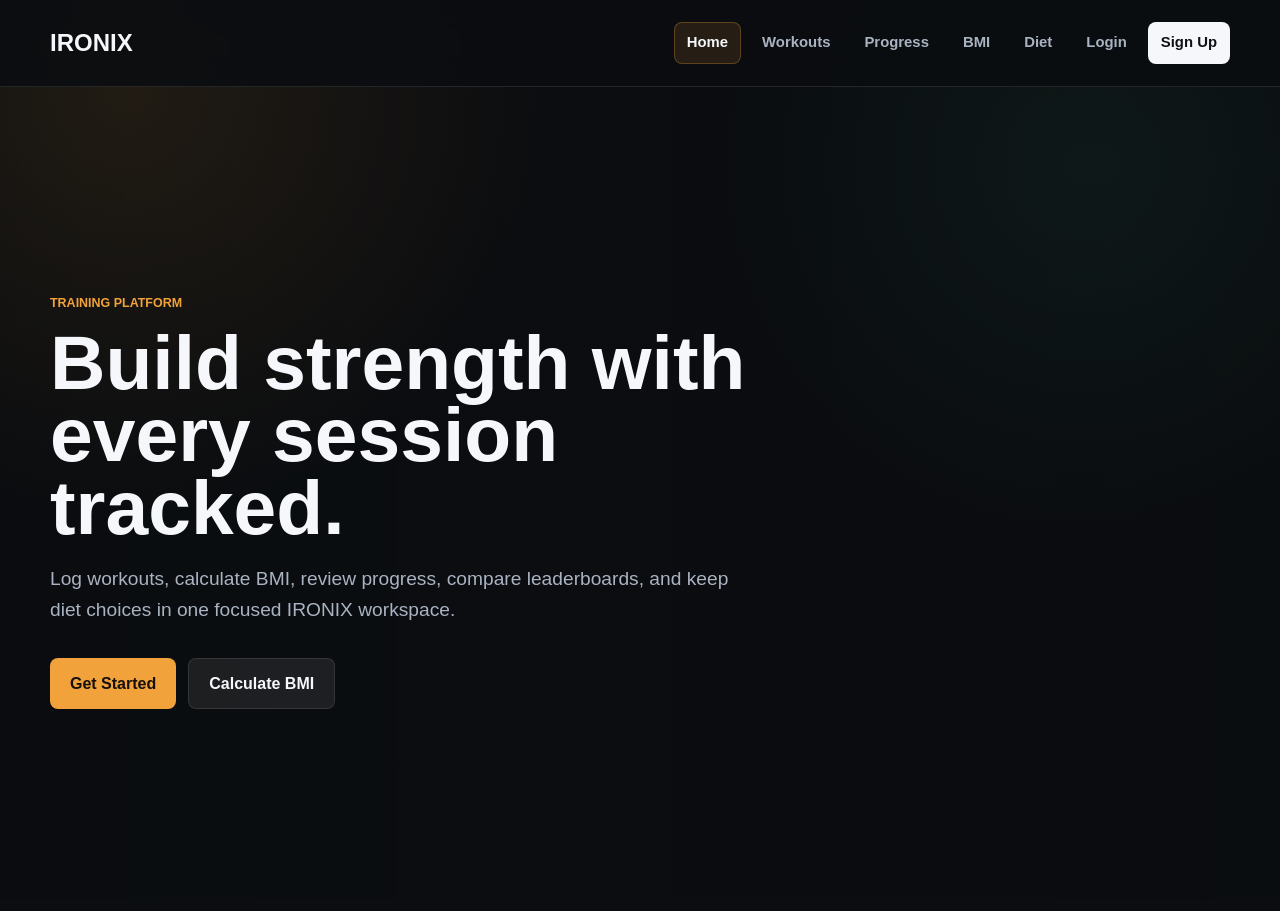
<file: index.html>
<!DOCTYPE html>
<html lang="en">
<head>
  <meta charset="UTF-8">
  <meta name="viewport" content="width=device-width, initial-scale=1.0">
  <title>IRONIX Fitness</title>
  <link rel="stylesheet" href="Css/style.css?v=23">
</head>
<body>
  <header>
    <nav>
      <h1>IRONIX</h1>
      <ul>
        <li><a class="active" href="index.php">Home</a></li>
        <li><a href="workouts.php">Workouts</a></li>
        <li><a href="dashboard.php">Progress</a></li>
        <li><a href="bmi.php">BMI</a></li>
        <li><a href="diet.php">Diet</a></li>
        <li><a href="auth.php">Login</a></li>
        <li><a class="signup-tab" href="auth.php#signup">Sign Up</a></li>
      </ul>
    </nav>
  </header>

  <main class="hero">
    <section class="hero-text">
      <span class="eyebrow">Training Platform</span>
      <h2>Build strength with every session tracked.</h2>
      <p>Log workouts, calculate BMI, review progress, compare leaderboards, and keep diet choices in one focused IRONIX workspace.</p>
      <div class="hero-actions">
        <a class="button-link" href="auth.php#signup">Get Started</a>
        <a class="button-link secondary" href="bmi.php">Calculate BMI</a>
      </div>
    </section>
  </main>
</body>
</html>
</file>
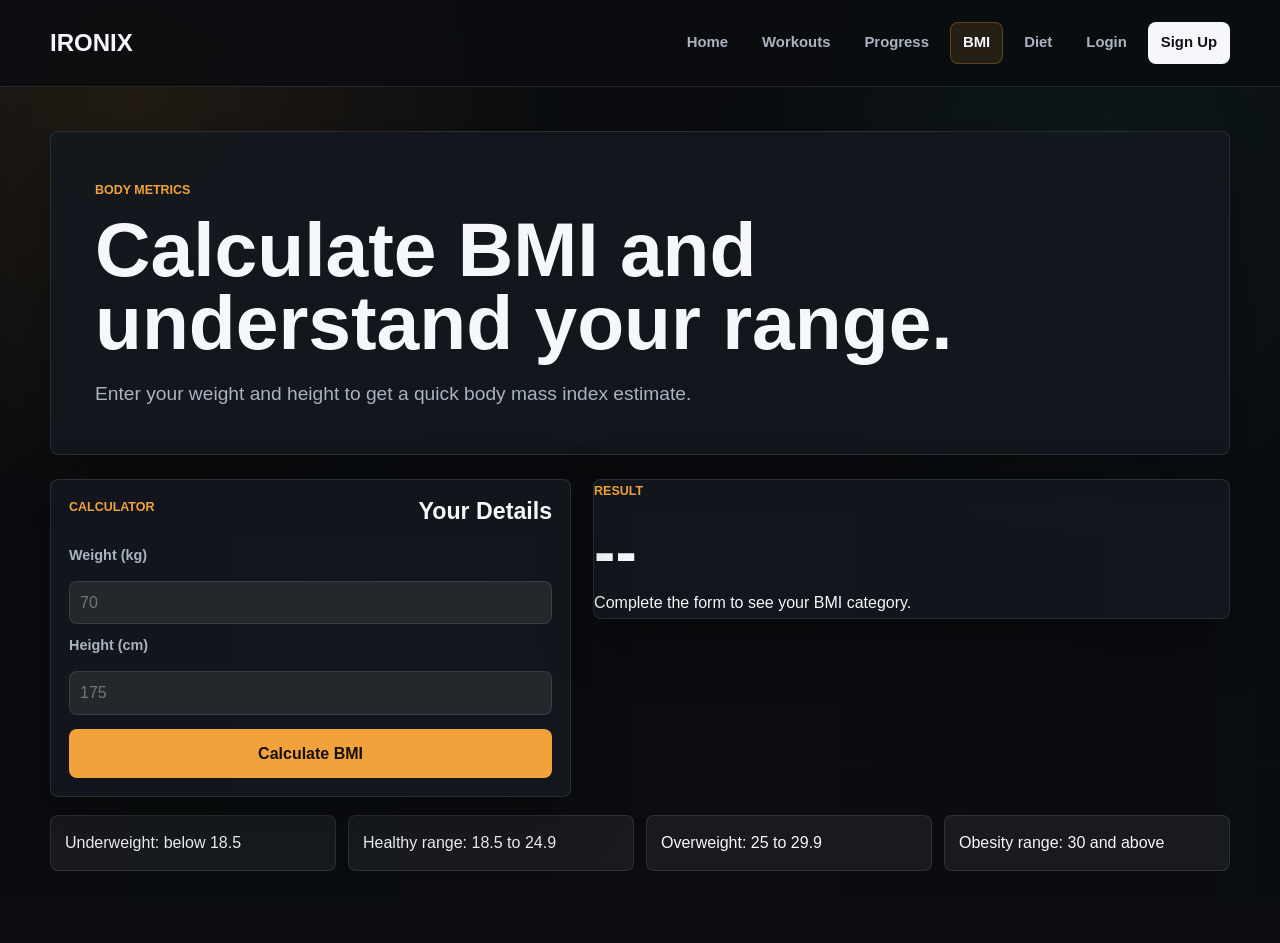
<file: bmi.html>
<!DOCTYPE html>
<html lang="en">
<head>
  <meta charset="UTF-8">
  <meta name="viewport" content="width=device-width, initial-scale=1.0">
  <title>BMI Calculator - IRONIX</title>
  <link rel="stylesheet" href="Css/style.css?v=23">
</head>
<body>
  <header>
    <nav>
      <h1>IRONIX</h1>
      <ul>
        <li><a href="index.php">Home</a></li>
        <li><a href="workouts.php">Workouts</a></li>
        <li><a href="dashboard.php">Progress</a></li>
        <li><a class="active" href="bmi.php">BMI</a></li>
        <li><a href="diet.php">Diet</a></li>
        <li><a href="auth.php">Login</a></li>
        <li><a class="signup-tab" href="auth.php#signup">Sign Up</a></li>
      </ul>
    </nav>
  </header>

  <main class="bmi-page">
    <section class="community-hero">
      <div>
        <span class="eyebrow">Body Metrics</span>
        <h2>Calculate BMI and understand your range.</h2>
        <p>Enter your weight and height to get a quick body mass index estimate.</p>
      </div>
    </section>

    <section class="bmi-layout">
      <form class="panel profile-form" id="bmiForm">
        <div class="panel-title">
          <span class="eyebrow">Calculator</span>
          <h3>Your Details</h3>
        </div>

        <label for="weight">Weight (kg)</label>
        <input id="weight" type="number" min="1" step="0.1" placeholder="70" required>

        <label for="height">Height (cm)</label>
        <input id="height" type="number" min="1" step="0.1" placeholder="175" required>

        <button type="submit">Calculate BMI</button>
      </form>

      <section class="panel bmi-result" id="result" aria-live="polite">
        <span class="eyebrow">Result</span>
        <strong>--</strong>
        <p>Complete the form to see your BMI category.</p>
      </section>
    </section>

    <section class="bmi-scale">
      <span>Underweight: below 18.5</span>
      <span>Healthy range: 18.5 to 24.9</span>
      <span>Overweight: 25 to 29.9</span>
      <span>Obesity range: 30 and above</span>
    </section>
  </main>

  <script>
    document.getElementById("bmiForm").addEventListener("submit", event => {
      event.preventDefault();

      const weight = parseFloat(document.getElementById("weight").value);
      const heightCm = parseFloat(document.getElementById("height").value);
      const result = document.getElementById("result");

      if (!weight || !heightCm) {
        result.innerHTML = '<span class="eyebrow">Result</span><strong>--</strong><p>Please enter valid numbers.</p>';
        return;
      }

      const heightM = heightCm / 100;
      const bmi = weight / (heightM * heightM);
      let category = "Healthy range";

      if (bmi < 18.5) category = "Underweight";
      if (bmi >= 25) category = "Overweight";
      if (bmi >= 30) category = "Obesity range";

      result.innerHTML = `<span class="eyebrow">Result</span><strong>${bmi.toFixed(1)}</strong><p>${category}</p>`;
    });
  </script>
</body>
</html>
</file>
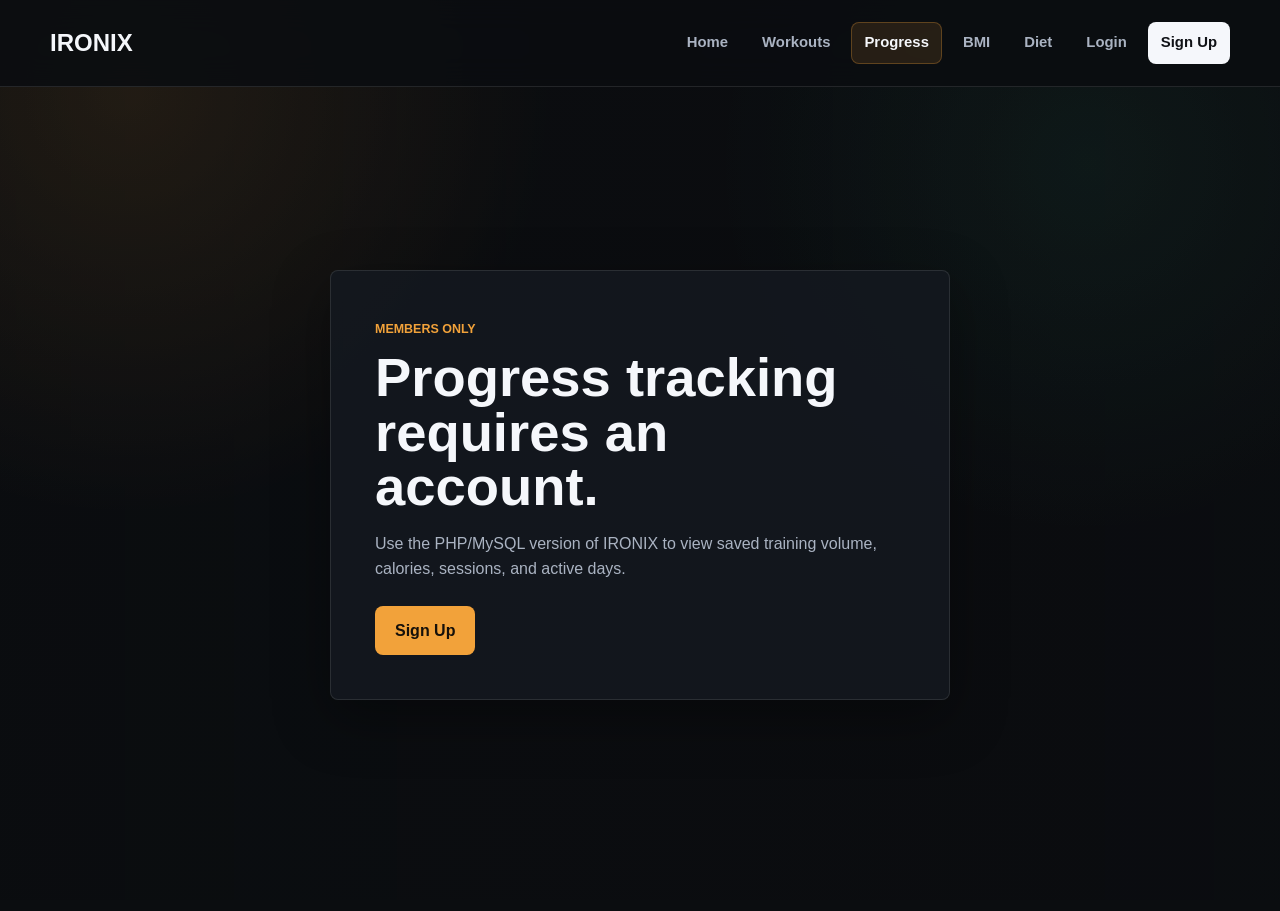
<file: dashboard.html>
<!DOCTYPE html>
<html lang="en">
<head>
  <meta charset="UTF-8">
  <meta name="viewport" content="width=device-width, initial-scale=1.0">
  <title>Progress - IRONIX</title>
  <link rel="stylesheet" href="Css/style.css?v=23">
</head>
<body>
  <header>
    <nav>
      <h1>IRONIX</h1>
      <ul>
        <li><a href="index.php">Home</a></li>
        <li><a href="workouts.php">Workouts</a></li>
        <li><a class="active" href="dashboard.php">Progress</a></li>
        <li><a href="bmi.php">BMI</a></li>
        <li><a href="diet.php">Diet</a></li>
        <li><a href="auth.php">Login</a></li>
        <li><a class="signup-tab" href="auth.php#signup">Sign Up</a></li>
      </ul>
    </nav>
  </header>

  <main class="locked-page">
    <section class="locked-panel">
      <span class="eyebrow">Members Only</span>
      <h2>Progress tracking requires an account.</h2>
      <p>Use the PHP/MySQL version of IRONIX to view saved training volume, calories, sessions, and active days.</p>
      <a class="button-link" href="auth.php#signup">Sign Up</a>
    </section>
  </main>
</body>
</html>
</file>
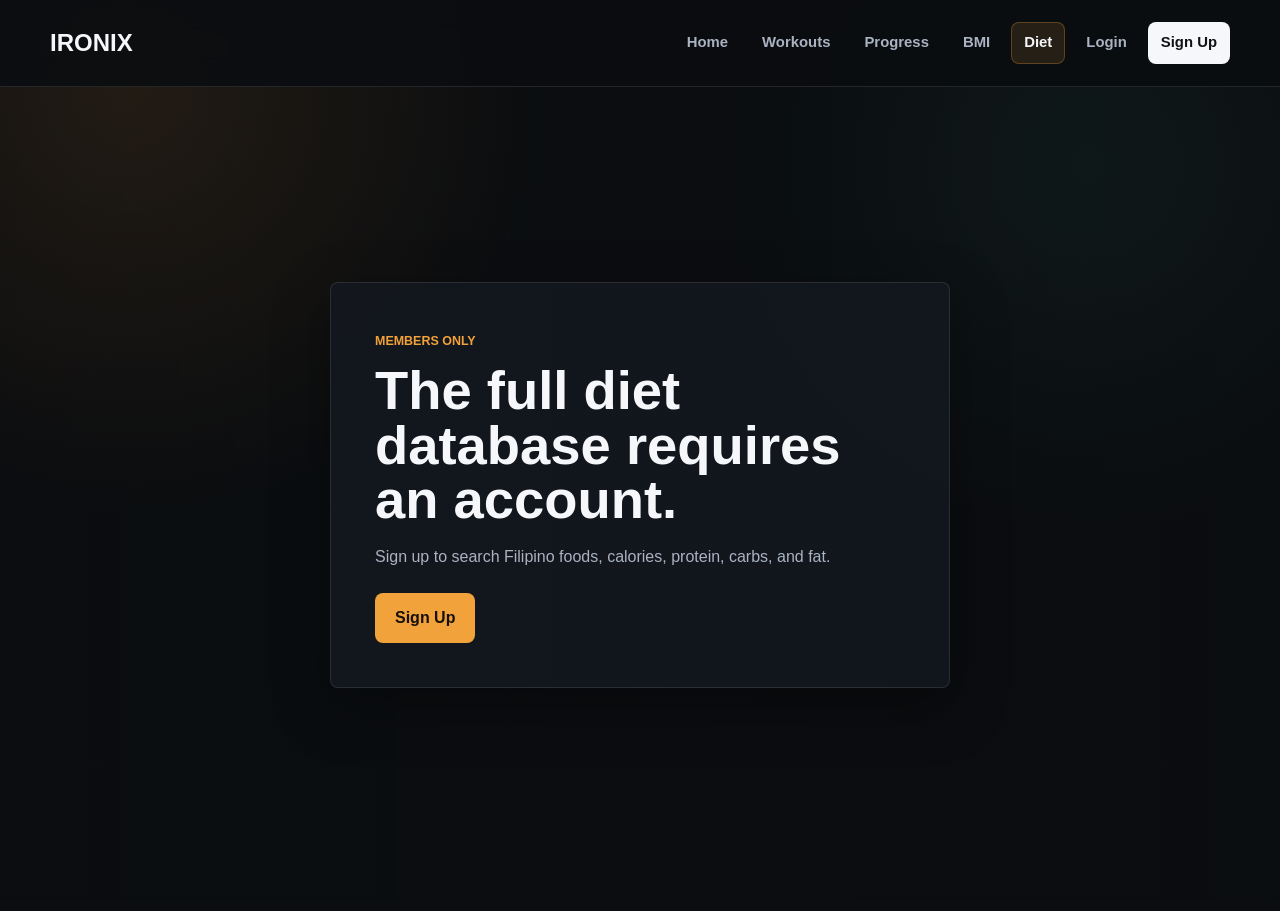
<file: diet.html>
<!DOCTYPE html>
<html lang="en">
<head>
  <meta charset="UTF-8">
  <meta name="viewport" content="width=device-width, initial-scale=1.0">
  <title>Diet - IRONIX</title>
  <link rel="stylesheet" href="Css/style.css?v=23">
</head>
<body>
  <header>
    <nav>
      <h1>IRONIX</h1>
      <ul>
        <li><a href="index.php">Home</a></li>
        <li><a href="workouts.php">Workouts</a></li>
        <li><a href="dashboard.php">Progress</a></li>
        <li><a href="bmi.php">BMI</a></li>
        <li><a class="active" href="diet.php">Diet</a></li>
        <li><a href="auth.php">Login</a></li>
        <li><a class="signup-tab" href="auth.php#signup">Sign Up</a></li>
      </ul>
    </nav>
  </header>

  <main class="locked-page">
    <section class="locked-panel">
      <span class="eyebrow">Members Only</span>
      <h2>The full diet database requires an account.</h2>
      <p>Sign up to search Filipino foods, calories, protein, carbs, and fat.</p>
      <a class="button-link" href="auth.php#signup">Sign Up</a>
    </section>
  </main>
</body>
</html>
</file>
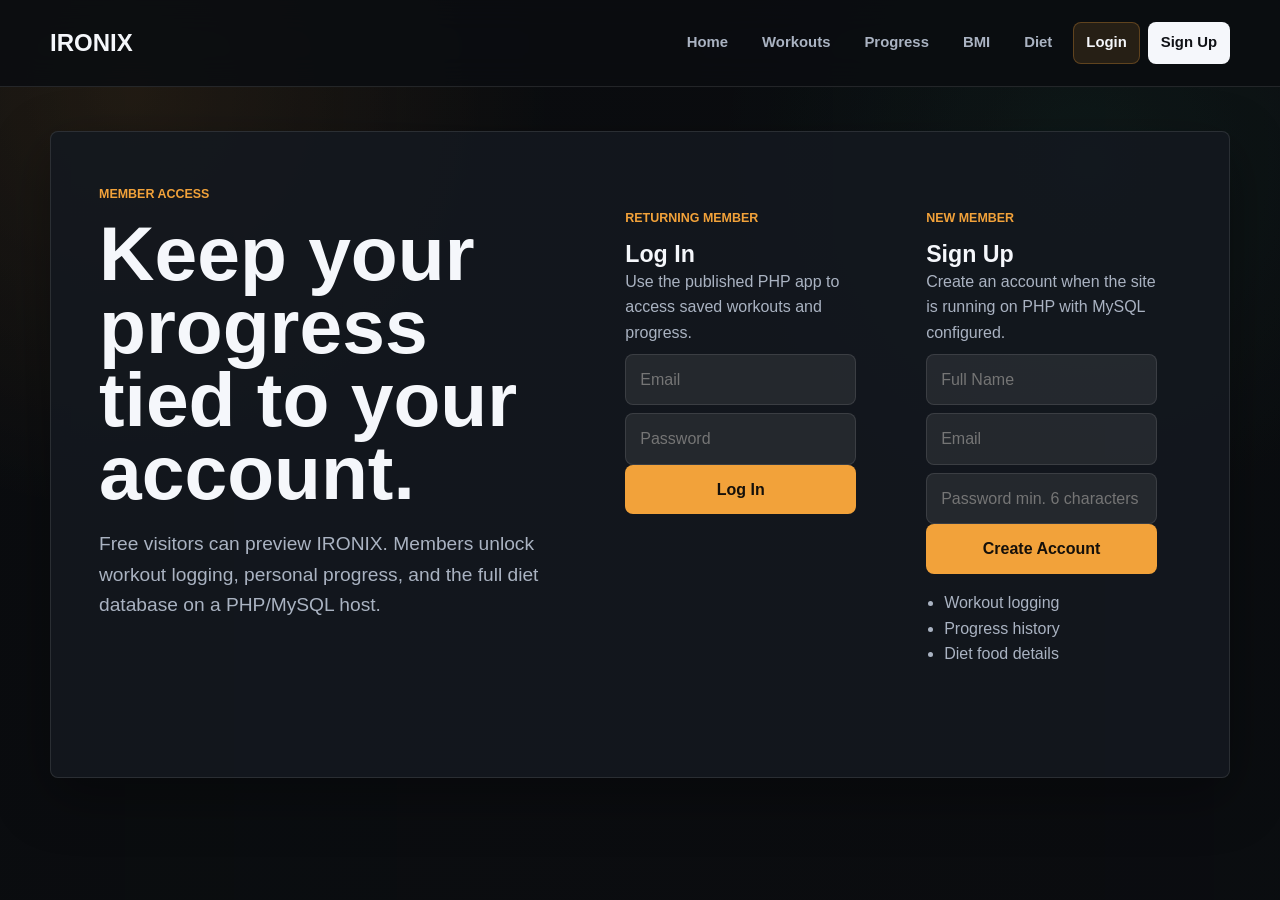
<file: login.html>
<!DOCTYPE html>
<html lang="en">
<head>
  <meta charset="UTF-8">
  <meta name="viewport" content="width=device-width, initial-scale=1.0">
  <title>Login - IRONIX</title>
  <link rel="stylesheet" href="Css/style.css?v=23">
</head>
<body>
  <header>
    <nav>
      <h1>IRONIX</h1>
      <ul>
        <li><a href="index.php">Home</a></li>
        <li><a href="workouts.php">Workouts</a></li>
        <li><a href="dashboard.php">Progress</a></li>
        <li><a href="bmi.php">BMI</a></li>
        <li><a href="diet.php">Diet</a></li>
        <li><a class="active" href="auth.php">Login</a></li>
        <li><a class="signup-tab" href="auth.php#signup">Sign Up</a></li>
      </ul>
    </nav>
  </header>

  <main class="auth-page">
    <section class="auth-panel">
      <div class="auth-copy">
        <span class="eyebrow">Member Access</span>
        <h2>Keep your progress tied to your account.</h2>
        <p>Free visitors can preview IRONIX. Members unlock workout logging, personal progress, and the full diet database on a PHP/MySQL host.</p>
      </div>

      <div class="auth-forms">
        <form id="loginForm" class="login-box auth-box login-auth-box">
          <span class="eyebrow">Returning Member</span>
          <h3>Log In</h3>
          <p class="auth-note">Use the published PHP app to access saved workouts and progress.</p>

          <input id="loginEmail" type="email" placeholder="Email" required>
          <input id="loginPassword" type="password" placeholder="Password" required>
          <button class="login-button" type="submit">Log In</button>
          <p id="loginMessage" aria-live="polite"></p>
        </form>

        <form id="registerForm" class="login-box auth-box signup-auth-box">
          <span id="signup"></span>
          <span class="eyebrow">New Member</span>
          <h3>Sign Up</h3>
          <p class="auth-note">Create an account when the site is running on PHP with MySQL configured.</p>

          <input id="registerName" type="text" placeholder="Full Name" required>
          <input id="registerEmail" type="email" placeholder="Email" required>
          <input id="registerPassword" type="password" placeholder="Password min. 6 characters" required>
          <button class="signup-button" type="submit">Create Account</button>
          <ul class="signup-benefits">
            <li>Workout logging</li>
            <li>Progress history</li>
            <li>Diet food details</li>
          </ul>
          <p id="registerMessage" aria-live="polite"></p>
        </form>
      </div>
    </section>
  </main>

  <script>
    const loginForm = document.getElementById("loginForm");
    const registerForm = document.getElementById("registerForm");

    loginForm.addEventListener("submit", event => {
      event.preventDefault();
      submitAuth("login.php", {
        email: document.getElementById("loginEmail").value,
        password: document.getElementById("loginPassword").value
      }, "loginMessage");
    });

    registerForm.addEventListener("submit", event => {
      event.preventDefault();
      submitAuth("register.php", {
        name: document.getElementById("registerName").value,
        email: document.getElementById("registerEmail").value,
        password: document.getElementById("registerPassword").value
      }, "registerMessage");
    });

    function submitAuth(url, fields, messageId) {
      const body = new URLSearchParams(fields);

      fetch(url, {
        method: "POST",
        headers: {
          "Content-Type": "application/x-www-form-urlencoded"
        },
        body
      })
        .then(response => response.text().then(message => ({ ok: response.ok, message })))
        .then(result => {
          document.getElementById(messageId).textContent = result.message;

          if (result.ok) {
            window.location.href = "workouts.php?onboarding=1";
          }
        })
        .catch(() => {
          document.getElementById(messageId).textContent = "This page needs a PHP/MySQL host for account actions.";
        });
    }
  </script>
</body>
</html>
</file>
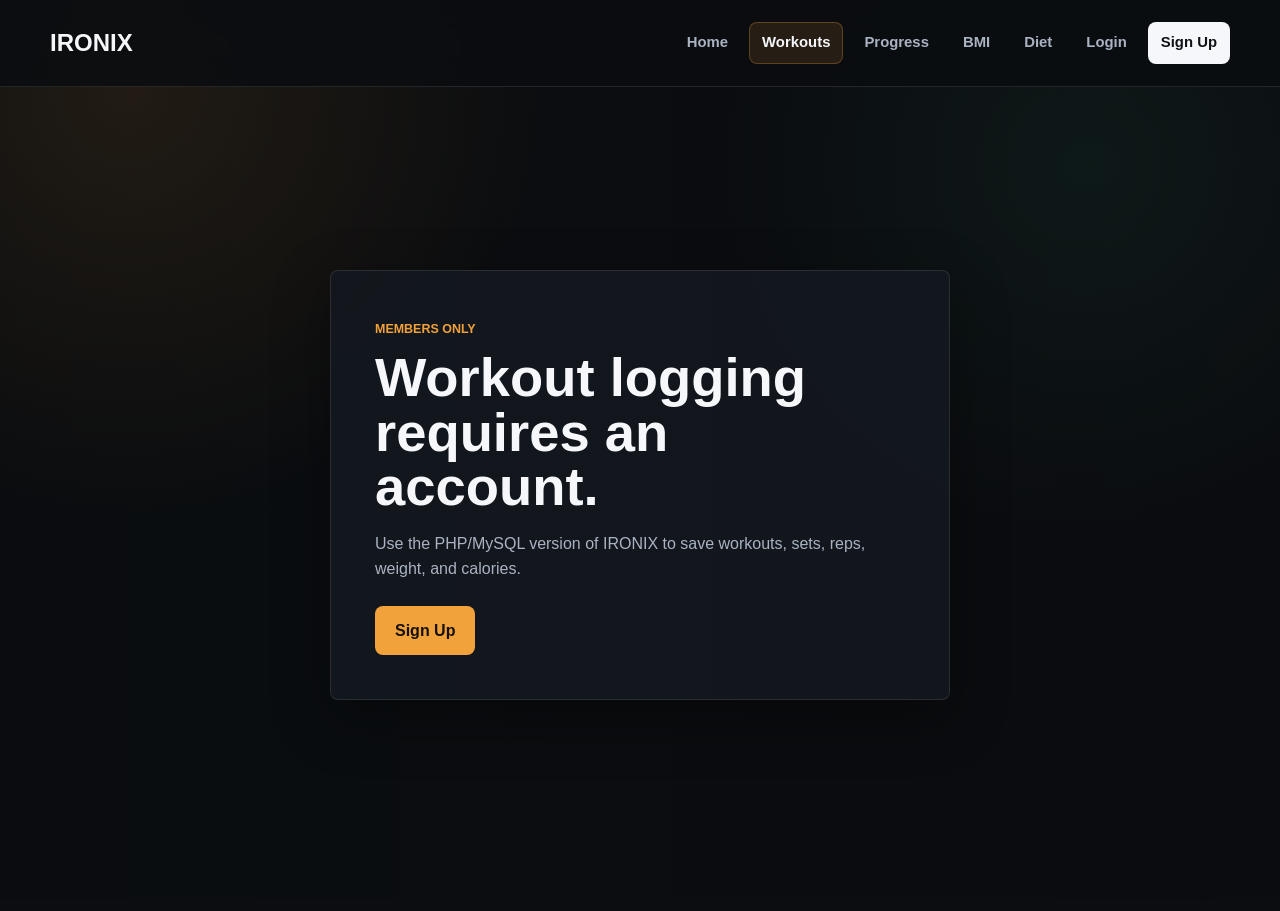
<file: workouts.html>
<!DOCTYPE html>
<html lang="en">
<head>
  <meta charset="UTF-8">
  <meta name="viewport" content="width=device-width, initial-scale=1.0">
  <title>Workouts - IRONIX</title>
  <link rel="stylesheet" href="Css/style.css?v=23">
</head>
<body>
  <header>
    <nav>
      <h1>IRONIX</h1>
      <ul>
        <li><a href="index.php">Home</a></li>
        <li><a class="active" href="workouts.php">Workouts</a></li>
        <li><a href="dashboard.php">Progress</a></li>
        <li><a href="bmi.php">BMI</a></li>
        <li><a href="diet.php">Diet</a></li>
        <li><a href="auth.php">Login</a></li>
        <li><a class="signup-tab" href="auth.php#signup">Sign Up</a></li>
      </ul>
    </nav>
  </header>

  <main class="locked-page">
    <section class="locked-panel">
      <span class="eyebrow">Members Only</span>
      <h2>Workout logging requires an account.</h2>
      <p>Use the PHP/MySQL version of IRONIX to save workouts, sets, reps, weight, and calories.</p>
      <a class="button-link" href="auth.php#signup">Sign Up</a>
    </section>
  </main>
</body>
</html>
</file>
<file: Css/style.css>
:root {
  --bg: #0b0d10;
  --surface: #14181f;
  --surface-2: #1b2029;
  --line: rgba(255, 255, 255, 0.1);
  --text: #f5f7fb;
  --muted: #aab3c2;
  --accent: #f2a23a;
  --accent-2: #3fb98f;
  --danger: #ff6b6b;
  --shadow: 0 18px 55px rgba(0, 0, 0, 0.35);
}

* {
  box-sizing: border-box;
  margin: 0;
  padding: 0;
}

html {
  scroll-behavior: smooth;
}

body {
  min-height: 100vh;
  background:
    radial-gradient(circle at 10% 10%, rgba(242, 162, 58, 0.16), transparent 30%),
    radial-gradient(circle at 85% 18%, rgba(63, 185, 143, 0.1), transparent 28%),
    var(--bg);
  color: var(--text);
  font-family: Inter, "Segoe UI", Arial, sans-serif;
  font-size: 16px;
  line-height: 1.6;
}

body::before {
  content: "";
  position: fixed;
  inset: 0;
  z-index: -2;
  background-image:
    linear-gradient(90deg, rgba(11, 13, 16, 0.94), rgba(11, 13, 16, 0.72)),
    url("https://images.unsplash.com/photo-1534438327276-14e5300c3a48?auto=format&fit=crop&w=1800&q=80");
  background-size: cover;
  background-position: center;
  opacity: 0.42;
}

a {
  color: inherit;
}

img {
  display: block;
  max-width: 100%;
}

button,
input,
select,
textarea {
  font: inherit;
}

button,
.button-link {
  min-height: 46px;
  border: 0;
  border-radius: 8px;
  background: var(--accent);
  color: #15100a;
  cursor: pointer;
  display: inline-flex;
  align-items: center;
  justify-content: center;
  gap: 8px;
  font-weight: 800;
  padding: 12px 20px;
  text-decoration: none;
  transition: transform 160ms ease, background 160ms ease, box-shadow 160ms ease;
}

.secondary-button {
  border: 1px solid var(--line);
  background: rgba(255, 255, 255, 0.08);
  color: var(--text);
}

button.secondary-button:hover {
  background: rgba(255, 255, 255, 0.14);
  box-shadow: none;
}

button:hover,
.button-link:hover {
  background: #ffc05c;
  box-shadow: 0 10px 26px rgba(242, 162, 58, 0.24);
  transform: translateY(-1px);
}

button:focus-visible,
a:focus-visible,
input:focus-visible,
select:focus-visible,
textarea:focus-visible {
  outline: 3px solid rgba(242, 162, 58, 0.45);
  outline-offset: 3px;
}

header {
  position: sticky;
  top: 0;
  z-index: 20;
  border-bottom: 1px solid var(--line);
  background: rgba(11, 13, 16, 0.88);
  backdrop-filter: blur(16px);
}

nav {
  width: min(1180px, calc(100% - 32px));
  min-height: 86px;
  margin: 0 auto;
  display: flex;
  align-items: center;
  justify-content: space-between;
  gap: 28px;
}

.brand-logo {
  align-items: center;
  border: 0;
  display: inline-flex;
  flex: 0 0 auto;
  min-height: 0;
  padding: 0;
}

.brand-logo img {
  display: block;
  height: 64px;
  object-fit: contain;
  width: 188px;
}

.brand-logo:hover,
.brand-logo.active {
  background: transparent;
  border-color: transparent;
  box-shadow: none;
}

nav ul {
  display: flex;
  align-items: center;
  justify-content: flex-end;
  flex-wrap: nowrap;
  gap: 8px;
  list-style: none;
  min-width: 0;
  overflow-x: auto;
  scrollbar-width: thin;
}

nav a {
  min-height: 38px;
  border: 1px solid transparent;
  border-radius: 8px;
  color: var(--muted);
  display: inline-flex;
  align-items: center;
  justify-content: center;
  padding: 8px 12px;
  text-decoration: none;
  font-size: 0.93rem;
  font-weight: 700;
  white-space: nowrap;
  transition: color 160ms ease, background 160ms ease, border-color 160ms ease;
}

nav a:hover,
nav a.active {
  border-color: rgba(242, 162, 58, 0.28);
  background: rgba(242, 162, 58, 0.12);
  color: var(--text);
}

nav a.signup-tab {
  background: var(--text);
  color: #101216;
}

nav a.brand-logo {
  border: 0;
  border-radius: 0;
  min-height: 0;
  padding: 0;
}

nav a.brand-logo:hover,
nav a.brand-logo.active {
  background: transparent;
  border-color: transparent;
  box-shadow: none;
  transform: none;
}

main,
.hero,
.dashboard {
  width: min(1180px, calc(100% - 32px));
  margin: 0 auto;
}

.hero {
  min-height: calc(100vh - 76px);
  display: grid;
  align-items: center;
  padding: 72px 0;
}

.hero-text {
  max-width: 760px;
}

.hero-logo {
  display: none;
  height: auto;
  margin: 0 0 22px;
  max-width: min(420px, 100%);
  width: 100%;
}

.compact-hero {
  min-height: auto;
}

.hero-text h2,
.auth-copy h2,
.community-hero h2,
.diet-hero h2,
.workout-hero-panel h2,
.progress-hero h2,
.profile-hero h2 {
  max-width: 900px;
  font-size: clamp(2.25rem, 6vw, 5.4rem);
  line-height: 0.95;
  letter-spacing: 0;
}

.hero-text p,
.auth-copy p,
.community-hero p,
.diet-hero p,
.workout-hero-panel p,
.progress-hero p,
.profile-hero p {
  max-width: 680px;
  margin-top: 20px;
  color: var(--muted);
  font-size: clamp(1rem, 2vw, 1.2rem);
}

.hero-actions {
  display: flex;
  flex-wrap: wrap;
  gap: 12px;
  margin-top: 32px;
}

.button-link.secondary {
  border: 1px solid var(--line);
  background: rgba(255, 255, 255, 0.08);
  color: var(--text);
}

.eyebrow {
  color: var(--accent);
  display: inline-block;
  font-size: 0.78rem;
  font-weight: 900;
  letter-spacing: 0;
  margin-bottom: 12px;
  text-transform: uppercase;
}

.panel,
.auth-panel,
.workout-hero-panel,
.community-hero,
.diet-hero,
.profile-hero,
.progress-hero,
.locked-panel {
  border: 1px solid var(--line);
  border-radius: 8px;
  background: rgba(20, 24, 31, 0.88);
  box-shadow: var(--shadow);
}

.auth-page,
.community-page,
.leaderboard-page,
.diet-page,
.profile-page,
.workouts-shell,
.locked-page {
  padding: 44px 0 72px;
}

[hidden] {
  display: none !important;
}

.locked-page {
  min-height: calc(100vh - 76px);
  display: grid;
  place-items: center;
}

.locked-panel {
  max-width: 620px;
  padding: clamp(24px, 5vw, 44px);
}

.locked-panel h2 {
  font-size: clamp(2rem, 5vw, 3.4rem);
  line-height: 1;
}

.locked-panel p {
  color: var(--muted);
  margin: 16px 0 24px;
}

.auth-panel {
  display: grid;
  grid-template-columns: minmax(0, 0.9fr) minmax(320px, 1.1fr);
  gap: 28px;
  padding: clamp(24px, 5vw, 48px);
}

.auth-forms,
.profile-layout,
.workouts-layout {
  display: grid;
  grid-template-columns: repeat(2, minmax(0, 1fr));
  gap: 22px;
}

.auth-box,
.profile-form,
.workout-entry-panel,
.workout-summary,
.workout-list-panel,
.progress-recent,
.leaderboard-panel,
.food-detail-panel {
  padding: 24px;
}

.profile-layout {
  grid-template-columns: minmax(280px, 0.72fr) minmax(0, 1.28fr);
  align-items: start;
}

.profile-form {
  gap: 8px;
  padding: 18px;
  position: sticky;
  top: 92px;
}

.profile-form .panel-title {
  margin-bottom: 4px;
}

.profile-form label {
  margin: 0;
}

.profile-form input,
.profile-form select,
.profile-form textarea {
  margin-top: 4px;
  min-height: 38px;
  padding: 8px 10px;
}

.profile-form textarea {
  min-height: 76px;
  resize: vertical;
}

.profile-compact-grid {
  display: grid;
  grid-template-columns: repeat(2, minmax(0, 1fr));
  gap: 8px;
}

.profile-form button {
  margin-top: 4px;
}

.avatar-picker {
  display: grid;
  gap: 8px;
}

.avatar-picker > span,
.profile-form-note {
  color: var(--muted);
  font-size: 0.82rem;
  font-weight: 800;
}

.avatar-choice-grid {
  display: grid;
  grid-template-columns: repeat(2, minmax(0, 1fr));
  gap: 8px;
}

.avatar-choice {
  border: 1px solid var(--line);
  border-radius: 8px;
  background: rgba(255, 255, 255, 0.05);
  cursor: pointer;
  display: grid;
  gap: 6px;
  min-height: 112px;
  padding: 8px;
  place-items: center;
  text-align: center;
}

.avatar-choice input {
  position: absolute;
  opacity: 0;
  pointer-events: none;
}

.avatar-choice img,
.avatar-choice-custom span {
  width: 54px;
  height: 54px;
  border: 1px solid rgba(242, 162, 58, 0.22);
  border-radius: 50%;
  background: rgba(255, 255, 255, 0.08);
  object-fit: cover;
}

.avatar-choice-custom span {
  color: var(--accent);
  display: grid;
  font-size: 0.76rem;
  font-weight: 900;
  place-items: center;
  text-transform: uppercase;
}

.avatar-choice strong {
  font-size: 0.82rem;
  line-height: 1.15;
}

.avatar-choice:has(input:checked) {
  border-color: rgba(242, 162, 58, 0.58);
  background: rgba(242, 162, 58, 0.14);
}

.meal-planner {
  margin-top: 24px;
  padding: 24px;
}

.meal-day-tabs {
  display: grid;
  grid-template-columns: repeat(7, minmax(0, 1fr));
  gap: 8px;
  margin-bottom: 16px;
}

.meal-day-tabs button {
  border: 1px solid var(--line);
  border-radius: 8px;
  background: rgba(255, 255, 255, 0.06);
  color: var(--text);
  display: grid;
  gap: 2px;
  min-height: 58px;
  padding: 8px;
}

.meal-day-tabs button.active {
  border-color: rgba(242, 162, 58, 0.48);
  background: rgba(242, 162, 58, 0.16);
}

.meal-day-tabs button.is-today {
  box-shadow: inset 0 0 0 1px rgba(217, 165, 41, 0.42);
}

.meal-day-tabs button.is-meal-done {
  border-color: rgba(63, 185, 143, 0.34);
  background: rgba(63, 185, 143, 0.1);
}

.meal-day-tabs span {
  font-size: 0.82rem;
  font-weight: 800;
}

.meal-day-tabs strong {
  color: var(--accent-2);
}

.meal-day-panel {
  display: grid;
  gap: 16px;
}

.meal-planner-layout {
  display: grid;
  grid-template-columns: minmax(0, 1fr) minmax(260px, 0.35fr);
  gap: 18px;
  align-items: start;
}

.meal-monitor-panel {
  border: 1px solid var(--line);
  border-radius: 8px;
  background: rgba(255, 255, 255, 0.05);
  display: grid;
  gap: 16px;
  padding: 16px;
  position: sticky;
  top: 92px;
}

.meal-monitor-panel h4 {
  font-size: 1.2rem;
  line-height: 1.2;
}

.meal-day-head {
  display: flex;
  align-items: flex-start;
  flex-wrap: wrap;
  justify-content: space-between;
  gap: 14px;
}

.meal-day-head h4 {
  font-size: 1.35rem;
  line-height: 1.2;
}

.meal-day-actions {
  align-items: center;
  display: flex;
  flex-wrap: wrap;
  gap: 8px;
  justify-content: flex-end;
}

.meal-day-actions button {
  width: auto;
}

.meal-date-panel {
  margin-bottom: 0;
}

.meal-day-totals {
  display: flex;
  flex-wrap: wrap;
  gap: 8px;
  justify-content: flex-start;
}

.meal-day-totals span,
.meal-item-macros span {
  border: 1px solid var(--line);
  border-radius: 999px;
  color: var(--muted);
  font-size: 0.84rem;
  font-weight: 800;
  padding: 6px 9px;
}

.meal-slot-grid {
  display: grid;
  grid-template-columns: repeat(auto-fit, minmax(min(100%, 280px), 1fr));
  gap: 12px;
}

.meal-slot,
.meal-add-panel {
  border: 1px solid var(--line);
  border-radius: 8px;
  background: rgba(255, 255, 255, 0.05);
  display: grid;
  gap: 12px;
  padding: 14px;
}

.meal-slot-head {
  align-items: center;
  display: flex;
  justify-content: space-between;
  gap: 10px;
}

.meal-slot h5,
.meal-add-panel h4 {
  font-size: 1.08rem;
  line-height: 1.2;
}

.meal-slot-head span,
.meal-slot p,
.meal-item span {
  color: var(--muted);
}

.meal-list {
  display: grid;
  gap: 10px;
}

.meal-item {
  border: 1px solid rgba(255, 255, 255, 0.1);
  border-radius: 8px;
  display: grid;
  gap: 10px;
  padding: 12px;
}

.meal-item strong {
  display: block;
  overflow-wrap: anywhere;
}

.meal-item-macros {
  display: flex;
  flex-wrap: wrap;
  gap: 6px;
}

.meal-add-grid {
  display: grid;
  grid-template-columns: repeat(2, minmax(0, 1fr));
  gap: 12px;
}

.meal-add-panel select,
.meal-add-panel input {
  margin-top: 6px;
}

.meal-suggestion-list {
  display: flex;
  flex-wrap: wrap;
  gap: 8px;
}

.meal-suggestion-list button {
  border: 1px solid var(--line);
  border-radius: 999px;
  background: rgba(255, 255, 255, 0.06);
  color: var(--text);
  min-height: 34px;
  padding: 7px 10px;
  width: auto;
}

.meal-suggestion-list button:hover {
  border-color: rgba(242, 162, 58, 0.45);
  background: rgba(242, 162, 58, 0.16);
}

.meal-monitor-block {
  display: grid;
  gap: 10px;
}

.meal-result-grid {
  display: grid;
  gap: 10px;
}

.meal-result-grid > div {
  border: 1px solid var(--line);
  border-radius: 8px;
  background: rgba(255, 255, 255, 0.05);
  display: grid;
  gap: 2px;
  padding: 10px;
}

.meal-result-grid span,
.meal-result-note {
  color: var(--muted);
  font-size: 0.86rem;
}

.meal-result-grid strong {
  font-size: 1rem;
  line-height: 1.2;
}

.meal-result-grid p {
  color: var(--muted);
  margin: 0;
}

.coach-grid {
  display: grid;
  grid-template-columns: minmax(0, 0.85fr) minmax(0, 1.15fr);
  gap: 18px;
}

.body-goal-panel {
  display: grid;
  gap: 14px;
  padding: 22px;
}

.body-goal-grid {
  display: grid;
  grid-template-columns: repeat(4, minmax(0, 1fr));
  gap: 12px;
}

.body-goal-grid article {
  border: 1px solid var(--line);
  border-radius: 8px;
  background: rgba(255, 255, 255, 0.06);
  display: grid;
  gap: 4px;
  padding: 14px;
}

.body-goal-grid span {
  color: var(--muted);
  font-size: 0.82rem;
  font-weight: 800;
}

.body-goal-grid strong {
  font-size: 1.18rem;
  line-height: 1.2;
}

.coach-panel,
.rest-timer-panel {
  display: grid;
  gap: 14px;
  padding: 18px;
}

.coach-score {
  align-items: center;
  display: flex;
  gap: 12px;
}

.coach-score strong,
.rest-timer-panel strong {
  color: var(--accent-2);
  font-size: 2rem;
  line-height: 1;
}

.coach-score span,
.coach-advice,
.rest-timer-panel p,
.meal-prep-list span,
.meal-prep-list small,
.coach-alert-list span {
  color: var(--muted);
}

.recovery-input-grid {
  display: grid;
  grid-template-columns: repeat(3, minmax(0, 1fr));
  gap: 10px;
}

.recovery-input-grid select {
  margin-top: 6px;
}

.coach-alert-list,
.meal-prep-list {
  display: grid;
  gap: 10px;
}

.coach-alert-list article,
.meal-prep-list article,
.rest-timer-panel {
  border: 1px solid var(--line);
  border-radius: 8px;
  background: rgba(255, 255, 255, 0.06);
}

.coach-alert-list article,
.meal-prep-list article {
  display: grid;
  gap: 4px;
  padding: 12px;
}

.rest-timer-panel {
  align-items: center;
  grid-template-columns: minmax(0, 1fr) auto;
}

.rest-timer-actions {
  display: flex;
  flex-wrap: wrap;
  gap: 8px;
  justify-content: flex-end;
}

.login-box {
  width: 100%;
  text-align: left;
}

.auth-box h3,
.panel-title h3,
.section-title h3,
.food-detail-panel h3 {
  font-size: 1.45rem;
  line-height: 1.2;
}

.auth-note,
.signup-benefits,
.picker-head p,
.empty-state {
  color: var(--muted);
}

.signup-benefits {
  margin: 16px 0 0 18px;
}

input,
select,
textarea {
  width: 100%;
  min-height: 46px;
  border: 1px solid var(--line);
  border-radius: 8px;
  background: rgba(255, 255, 255, 0.08);
  color: var(--text);
  margin-top: 8px;
  padding: 12px 14px;
}

select option {
  background: #151923;
  color: var(--text);
}

label {
  color: var(--muted);
  display: block;
  font-size: 0.9rem;
  font-weight: 800;
  margin-top: 14px;
}

.auth-box button,
.profile-form button,
.workout-form button,
.community-search button,
.diet-controls button {
  width: 100%;
}

.auth-box p[id],
.form-message {
  min-height: 24px;
  color: var(--accent-2);
  margin-top: 14px;
}

.workout-hero-panel,
.community-hero,
.diet-hero,
.profile-hero,
.progress-hero {
  display: flex;
  align-items: center;
  justify-content: space-between;
  gap: 24px;
  margin-bottom: 24px;
  padding: clamp(24px, 5vw, 44px);
}

.hero-stat-strip {
  display: grid;
  gap: 10px;
  min-width: 190px;
}

.hero-stat-strip span,
.community-stats span,
.workout-metrics span {
  border: 1px solid var(--line);
  border-radius: 8px;
  background: rgba(255, 255, 255, 0.06);
  color: var(--muted);
  padding: 8px 10px;
  font-size: 0.88rem;
  font-weight: 700;
}

.workouts-layout {
  grid-template-columns: minmax(300px, 0.88fr) minmax(0, 1.12fr);
  align-items: start;
}

.setup-planner-grid {
  display: grid;
  grid-template-columns: minmax(0, 1.4fr) minmax(260px, 0.6fr);
  gap: 18px;
  align-items: start;
  margin-bottom: 22px;
}

.onboarding-panel {
  margin-bottom: 22px;
  padding: 24px;
}

.onboarding-grid {
  display: grid;
  grid-template-columns: repeat(3, minmax(0, 1fr));
  gap: 14px;
}

.compact-grid {
  grid-template-columns: repeat(2, minmax(0, 1fr));
}

.planner-nav {
  display: flex;
  flex-wrap: wrap;
  gap: 10px;
  margin-bottom: 22px;
}

.planner-nav a {
  min-height: 40px;
  border: 1px solid var(--line);
  border-radius: 8px;
  background: rgba(255, 255, 255, 0.08);
  color: var(--text);
  display: inline-flex;
  align-items: center;
  padding: 8px 12px;
  text-decoration: none;
  font-weight: 800;
}

.planner-nav a.active {
  border-color: rgba(242, 162, 58, 0.45);
  background: rgba(242, 162, 58, 0.16);
  color: var(--text);
}

.planner-layout {
  display: grid;
  grid-template-columns: 1fr;
  gap: 18px;
  align-items: start;
  margin-bottom: 22px;
}

.library-workspace {
  display: grid;
  grid-template-columns: minmax(220px, 0.75fr) minmax(320px, 1.15fr) minmax(280px, 0.9fr);
  gap: 18px;
  align-items: start;
  margin-bottom: 22px;
}

.lower-workout-grid {
  grid-template-columns: repeat(auto-fit, minmax(min(100%, 360px), 1fr));
}

.compact-workout-log {
  margin-top: 22px;
}

.dashboard-workspace {
  display: grid;
  grid-template-columns: 1fr;
  gap: 18px;
  margin: 22px 0;
}

.library-workspace > *,
.lower-workout-grid > *,
.dashboard-workspace > *,
.planner-layout > *,
.calendar-day,
.plan-day,
.planned-exercise,
.session-exercise,
.workout-item,
.workout-metrics {
  min-width: 0;
}

.planner-controls,
.exercise-browser,
.calendar-panel,
.recommendation-panel,
.live-session-panel,
.exercise-detail {
  padding: 24px;
}

.live-session-panel {
  overflow: hidden;
}

.category-tabs {
  display: grid;
  gap: 8px;
  margin-bottom: 16px;
}

.category-tabs button {
  min-height: 40px;
  border: 1px solid var(--line);
  background: rgba(255, 255, 255, 0.08);
  color: var(--text);
  justify-content: flex-start;
  padding: 9px 12px;
}

.category-tabs button.active {
  border-color: rgba(242, 162, 58, 0.45);
  background: rgba(242, 162, 58, 0.16);
}

.exercise-card-grid {
  display: grid;
  grid-template-columns: repeat(auto-fill, minmax(190px, 1fr));
  gap: 14px;
  max-height: 720px;
  overflow: auto;
  padding-right: 4px;
}

.exercise-card {
  border: 1px solid var(--line);
  border-radius: 8px;
  background: rgba(255, 255, 255, 0.07);
  overflow: hidden;
}

.exercise-card-content {
  display: grid;
  gap: 7px;
  padding: 14px;
}

.exercise-card span,
.exercise-card p,
.plan-day span,
.plan-day p,
.calendar-day p {
  color: var(--muted);
}

.exercise-card h4,
.plan-day h4,
.calendar-day h4 {
  font-size: 1rem;
  line-height: 1.25;
}

.exercise-card button {
  min-height: 38px;
  padding: 8px 10px;
}

.exercise-detail {
  display: grid;
  grid-template-columns: 1fr;
  gap: 22px;
  margin-bottom: 22px;
  position: sticky;
  top: 96px;
}

.exercise-demo-media {
  min-height: 300px;
}

.exercise-demo-sheet {
  background: #fbfbf8;
  border: 1px solid rgba(17, 18, 18, 0.16);
  border-radius: 8px;
  color: #161616;
  display: grid;
  gap: 10px;
  padding: 12px;
  place-items: center;
}

.real-demo-card {
  background: #111;
  border-radius: 8px;
  display: grid;
  gap: 0;
  margin: 0;
  overflow: hidden;
  width: 100%;
}

.real-demo-image {
  aspect-ratio: 4 / 3;
  background: #111;
  display: block;
  height: clamp(220px, 32vw, 360px);
  object-fit: contain;
  object-position: center;
  width: 100%;
}

.real-demo-card figcaption {
  align-items: center;
  background: linear-gradient(90deg, #101010, #242424);
  border-top: 2px solid #d9a529;
  color: #fff;
  display: flex;
  flex-wrap: wrap;
  gap: 6px 10px;
  justify-content: space-between;
  padding: 10px 12px;
}

.real-demo-card figcaption span {
  color: #d9a529;
  font-size: 0.74rem;
  font-weight: 900;
  text-transform: uppercase;
}

.real-demo-card figcaption strong {
  font-size: 0.9rem;
  line-height: 1.2;
  text-align: right;
}

.demo-target-row {
  align-items: center;
  border-top: 1px solid rgba(17, 18, 18, 0.12);
  display: flex;
  gap: 8px;
  justify-content: center;
  padding-top: 10px;
  width: 100%;
}

.demo-target-row span {
  color: rgba(17, 18, 18, 0.58);
  font-size: 0.76rem;
  font-weight: 900;
  text-transform: uppercase;
}

.demo-target-row strong {
  color: #d91f26;
  font-size: 1rem;
}

.demo-cue-list {
  color: rgba(17, 18, 18, 0.74);
  display: grid;
  gap: 6px;
  justify-self: stretch;
  margin: 0;
  padding: 0 0 0 20px;
}

.demo-cue-list li {
  line-height: 1.3;
}

.anatomy-panel {
  display: grid;
  gap: 12px;
}

.anatomy-svg {
  width: 100%;
  border-radius: 8px;
}

.anatomy-large {
  min-height: 300px;
}

.anatomy-card {
  min-height: 150px;
}

.anatomy-bg {
  fill: #050607;
}

.body-line {
  fill: none;
  stroke: rgba(255, 255, 255, 0.72);
  stroke-linecap: round;
  stroke-linejoin: round;
  stroke-width: 7;
}

.muscle {
  fill: rgba(255, 255, 255, 0.09);
  stroke: rgba(255, 255, 255, 0.22);
  stroke-width: 2;
}

.muscle.is-target {
  fill: rgba(242, 162, 58, 0.92);
  filter: drop-shadow(0 0 8px rgba(242, 162, 58, 0.35));
  stroke: rgba(255, 225, 176, 0.9);
}

.motion-line {
  fill: none;
  stroke: rgba(63, 185, 143, 0.9);
  stroke-dasharray: 8 7;
  stroke-linecap: round;
  stroke-width: 4;
}

.muscle-target-note {
  border: 1px solid var(--line);
  border-radius: 8px;
  background: rgba(255, 255, 255, 0.06);
  padding: 12px;
}

.muscle-target-note span {
  color: var(--muted);
  display: block;
  font-size: 0.82rem;
  font-weight: 800;
}

.muscle-target-note strong {
  display: block;
  font-size: 1.2rem;
}

.anatomy-diagram-placeholder {
  border: 1px dashed var(--line);
  border-radius: 8px;
  color: var(--muted);
  display: grid;
  min-height: 260px;
  place-items: center;
}

.exercise-detail h3 {
  font-size: clamp(1.6rem, 3vw, 2.4rem);
  line-height: 1;
}

.exercise-detail p {
  color: var(--muted);
  margin: 12px 0;
}

.exercise-detail ol {
  display: grid;
  gap: 8px;
  margin: 14px 0 0 20px;
}

.detail-actions {
  display: flex;
  flex-wrap: wrap;
  gap: 10px;
  margin-top: 18px;
}

.calendar-grid,
.recommended-plan {
  display: grid;
  gap: 12px;
}

.calendar-grid {
  grid-template-columns: 1fr;
}

.calendar-day,
.plan-day {
  border: 1px solid var(--line);
  border-radius: 8px;
  background: rgba(255, 255, 255, 0.06);
  padding: 14px;
}

.calendar-tabs {
  display: grid;
  grid-template-columns: repeat(7, minmax(0, 1fr));
  gap: 8px;
}

.calendar-tabs button {
  border: 1px solid var(--line);
  border-radius: 8px;
  background: rgba(255, 255, 255, 0.06);
  color: var(--text);
  display: grid;
  gap: 2px;
  min-height: 58px;
  padding: 8px;
}

.calendar-tabs button.active {
  border-color: rgba(242, 162, 58, 0.48);
  background: rgba(242, 162, 58, 0.16);
}

.calendar-tabs button.is-today {
  box-shadow: inset 0 0 0 1px rgba(217, 165, 41, 0.42);
}

.calendar-tabs button.is-auto-done {
  border-color: rgba(63, 185, 143, 0.34);
  background: rgba(63, 185, 143, 0.1);
}

.calendar-tabs span {
  font-size: 0.82rem;
  font-weight: 800;
}

.calendar-tabs strong {
  color: var(--accent-2);
  font-size: 1rem;
}

.weekly-date-panel {
  background: rgba(255, 255, 255, 0.06);
  border: 1px solid var(--line);
  border-radius: 8px;
  display: grid;
  gap: 4px;
  margin-bottom: 12px;
  padding: 14px;
}

.weekly-date-panel strong {
  color: var(--text);
  font-size: 1rem;
}

.weekly-date-panel p {
  color: var(--muted);
  margin: 0;
}

.calendar-day-focused {
  display: grid;
  gap: 14px;
}

.calendar-day-head {
  display: flex;
  align-items: center;
  flex-wrap: wrap;
  justify-content: space-between;
  gap: 12px;
}

.calendar-day-head h4,
.calendar-add-panel h5 {
  font-size: 1.25rem;
  line-height: 1.2;
}

.calendar-day-head .secondary-button {
  width: auto;
}

.calendar-add-panel {
  border: 1px solid var(--line);
  border-radius: 8px;
  background: rgba(255, 255, 255, 0.05);
  display: grid;
  gap: 12px;
  padding: 14px;
}

.calendar-category-tabs {
  display: grid;
  grid-template-columns: repeat(auto-fit, minmax(130px, 1fr));
  gap: 8px;
}

.calendar-category-tabs button {
  border: 1px solid var(--line);
  border-radius: 8px;
  background: rgba(255, 255, 255, 0.06);
  color: var(--text);
  min-height: 38px;
  padding: 8px 10px;
}

.calendar-category-tabs button.active {
  border-color: rgba(242, 162, 58, 0.48);
  background: rgba(242, 162, 58, 0.16);
}

.calendar-add-panel select {
  margin-top: 6px;
}

.calendar-day ul,
.plan-day ul {
  display: grid;
  gap: 6px;
  margin: 10px 0 12px 18px;
}

.calendar-day li,
.plan-day li {
  color: var(--muted);
}

.calendar-day button,
.plan-day button {
  min-height: 36px;
  padding: 8px 10px;
  width: 100%;
}

.calendar-day-actions {
  display: grid;
  gap: 8px;
}

.planned-exercise-list {
  display: grid;
  gap: 10px;
  margin: 12px 0;
}

.planned-exercise {
  border: 1px solid var(--line);
  border-radius: 8px;
  background: rgba(255, 255, 255, 0.05);
  display: grid;
  gap: 10px;
  padding: 12px;
}

.planned-exercise-title {
  display: flex;
  align-items: center;
  flex-wrap: wrap;
  justify-content: space-between;
  gap: 10px;
}

.planned-exercise-title strong {
  overflow-wrap: anywhere;
}

.planned-exercise-title .delete-workout {
  flex: 0 0 auto;
  width: auto;
}

.plan-add-panel {
  border: 1px solid var(--line);
  border-radius: 8px;
  background: rgba(255, 255, 255, 0.05);
  display: grid;
  gap: 12px;
  margin-top: 18px;
  padding: 14px;
}

.plan-add-panel h4 {
  font-size: 1.1rem;
  line-height: 1.2;
}

.day-checkbox-grid {
  display: grid;
  grid-template-columns: repeat(auto-fit, minmax(76px, 1fr));
  gap: 8px;
}

.day-check {
  border: 1px solid var(--line);
  border-radius: 8px;
  background: rgba(255, 255, 255, 0.06);
  display: inline-flex;
  align-items: center;
  gap: 8px;
  margin: 0;
  padding: 9px 10px;
}

.day-check input {
  width: 16px;
  min-height: 16px;
  margin: 0;
  accent-color: var(--accent);
}

.step-footer {
  display: flex;
  flex-wrap: wrap;
  gap: 10px;
  justify-content: flex-end;
  margin-top: 22px;
}

.live-session-panel {
  margin-bottom: 22px;
}

.dashboard-session-panel {
  margin-bottom: 0;
}

.today-saved-panel {
  padding: 24px;
}

.today-saved-panel .section-title,
.dashboard-session-panel .section-title {
  align-items: flex-start;
  flex-wrap: wrap;
}

.compact-link {
  min-height: 38px;
  padding: 8px 12px;
}

.compact-workout-list .workout-item {
  grid-template-columns: 1fr;
}

.compact-workout-list {
  grid-template-columns: repeat(auto-fit, minmax(min(100%, 260px), 1fr));
}

.compact-workout-list .workout-metrics {
  justify-content: flex-start;
}

.session-actions,
.session-footer {
  display: flex;
  flex-wrap: wrap;
  gap: 10px;
}

.session-actions {
  justify-content: flex-end;
}

.session-actions button {
  min-height: 38px;
  padding: 8px 12px;
}

.guidance-toggle {
  align-items: center;
  background: rgba(255, 255, 255, 0.06);
  border: 1px solid var(--line);
  border-radius: 8px;
  color: var(--muted);
  display: inline-flex;
  font-size: 0.82rem;
  font-weight: 800;
  gap: 8px;
  margin: 0;
  min-height: 38px;
  padding: 8px 10px;
}

.guidance-toggle input {
  accent-color: var(--accent-2);
  margin: 0;
  min-height: 16px;
  width: 16px;
}

.session-status-grid {
  display: grid;
  grid-template-columns: repeat(3, minmax(0, 1fr));
  gap: 12px;
  margin-bottom: 16px;
}

.session-status-grid > div {
  border: 1px solid var(--line);
  border-radius: 8px;
  background: rgba(255, 255, 255, 0.06);
  padding: 14px;
}

.session-status-grid span {
  color: var(--muted);
  display: block;
  font-size: 0.82rem;
  font-weight: 800;
}

.session-status-grid strong {
  display: block;
  font-size: 1.45rem;
  line-height: 1.1;
}

.live-session-list {
  display: grid;
  gap: 12px;
  overflow: hidden;
}

.session-exercise {
  border: 1px solid var(--line);
  border-radius: 8px;
  background: rgba(255, 255, 255, 0.06);
  display: grid;
  grid-template-columns: minmax(96px, auto) minmax(160px, 1fr) minmax(260px, 1.1fr) minmax(180px, auto);
  gap: 12px;
  align-items: center;
  padding: 14px;
}

.dashboard-session-panel .session-exercise {
  grid-template-columns: minmax(110px, auto) minmax(220px, 0.85fr) minmax(360px, 1.15fr) minmax(210px, auto);
}

.session-exercise.is-done {
  border-color: rgba(63, 185, 143, 0.42);
  background: rgba(63, 185, 143, 0.1);
}

.session-exercise.is-active {
  border-color: rgba(217, 165, 41, 0.56);
  box-shadow: 0 0 0 1px rgba(217, 165, 41, 0.18);
}

.session-check {
  border: 1px solid var(--line);
  border-radius: 8px;
  background: rgba(255, 255, 255, 0.06);
  color: var(--text);
  display: inline-flex;
  align-items: center;
  gap: 8px;
  margin: 0;
  padding: 9px 10px;
}

.session-check input {
  width: 18px;
  min-height: 18px;
  margin: 0;
  accent-color: var(--accent-2);
}

.session-exercise-main strong,
.session-exercise-main span {
  display: block;
  overflow-wrap: anywhere;
}

.session-exercise-main span {
  color: var(--muted);
}

.session-timer-readout {
  color: var(--accent-2);
  display: block;
  font-size: 1.05rem;
  font-weight: 900;
  margin-top: 6px;
}

.session-input-grid {
  display: grid;
  grid-template-columns: repeat(auto-fit, minmax(90px, 1fr));
  gap: 8px;
}

.session-input-grid label {
  margin: 0;
}

.session-input-grid input {
  min-height: 40px;
  margin-top: 4px;
  padding: 8px 10px;
}

.session-row-actions {
  align-items: center;
  display: flex;
  flex-wrap: wrap;
  gap: 8px;
  justify-content: flex-end;
}

.session-start-button {
  background: var(--accent-2);
  border: 0;
  border-radius: 8px;
  color: #111;
  cursor: pointer;
  font-weight: 900;
  min-height: 38px;
  padding: 8px 12px;
}

.session-start-button.is-running {
  background: #f05a5a;
  color: #fff;
}

.demo-modal[hidden] {
  display: none;
}

.demo-modal {
  inset: 0;
  position: fixed;
  z-index: 50;
}

.demo-modal-backdrop {
  background: rgba(0, 0, 0, 0.72);
  inset: 0;
  position: absolute;
}

.demo-modal-panel {
  background: var(--panel);
  border: 1px solid var(--line);
  border-radius: 8px;
  box-shadow: var(--shadow);
  left: 50%;
  max-height: min(86vh, 780px);
  max-width: 720px;
  overflow: auto;
  padding: 18px;
  position: absolute;
  top: 50%;
  transform: translate(-50%, -50%);
  width: min(92vw, 720px);
}

.session-footer {
  align-items: center;
  justify-content: space-between;
  margin-top: 16px;
}

.session-footer .form-message {
  margin: 0;
}

.workout-form,
.profile-form {
  display: grid;
  gap: 10px;
}

.form-pair,
.diet-controls,
.community-search {
  display: grid;
  grid-template-columns: repeat(2, minmax(0, 1fr));
  gap: 14px;
}

.form-field.full-field {
  grid-column: 1 / -1;
}

.exercise-picker {
  margin-top: 24px;
}

.exercise-tabs,
.exercise-options {
  display: flex;
  flex-wrap: wrap;
  gap: 8px;
  margin-top: 12px;
}

.exercise-tabs button,
.exercise-options button {
  min-height: 36px;
  border: 1px solid var(--line);
  background: rgba(255, 255, 255, 0.08);
  color: var(--text);
  padding: 8px 11px;
  font-size: 0.86rem;
}

.exercise-tabs button.active,
.exercise-options button:hover {
  border-color: rgba(242, 162, 58, 0.35);
  background: rgba(242, 162, 58, 0.16);
}

.summary-cards,
.stats,
.community-grid,
.food-grid {
  display: grid;
  grid-template-columns: repeat(auto-fit, minmax(210px, 1fr));
  gap: 16px;
}

.summary-card,
.stat-card,
.community-card,
.food-card {
  border: 1px solid var(--line);
  border-radius: 8px;
  background: rgba(255, 255, 255, 0.07);
  padding: 20px;
}

.progress-split {
  display: grid;
  gap: 18px;
  margin: 22px 0;
}

.progress-stat-panel {
  padding: 20px;
}

.progress-stat-panel .stats {
  grid-template-columns: repeat(auto-fit, minmax(180px, 1fr));
}

.today-stats .stat-card {
  border-color: rgba(242, 162, 58, 0.24);
  background: rgba(242, 162, 58, 0.08);
}

.summary-card {
  display: grid;
  gap: 4px;
}

.summary-card span,
.stat-card h3,
.community-card p,
.food-card span {
  color: var(--muted);
}

.summary-card strong,
.stat-card p {
  font-size: clamp(1.45rem, 3vw, 2rem);
  line-height: 1.1;
}

.exercise-pr-panel {
  margin-top: 22px;
}

.exercise-pr-grid {
  display: grid;
  gap: 12px;
  grid-template-columns: repeat(auto-fit, minmax(210px, 1fr));
}

.exercise-pr-card {
  background: rgba(255, 255, 255, 0.06);
  border: 1px solid var(--line);
  border-radius: 8px;
  display: grid;
  gap: 6px;
  padding: 14px;
}

.exercise-pr-card span {
  color: var(--muted);
  font-weight: 900;
}

.exercise-pr-card strong {
  color: var(--accent-2);
  font-size: 1.7rem;
  line-height: 1;
}

.exercise-pr-card p,
.exercise-pr-card small {
  color: var(--muted);
  margin: 0;
}

.card-mark {
  color: var(--accent);
  font-weight: 900;
}

.workout-main-column,
.profile-progress {
  display: grid;
  gap: 18px;
}

.profile-insight-grid,
.profile-detail-grid {
  display: grid;
  grid-template-columns: repeat(auto-fit, minmax(210px, 1fr));
  gap: 12px;
}

.profile-insight-grid article,
.profile-detail-grid > div {
  border: 1px solid var(--line);
  border-radius: 8px;
  background: rgba(255, 255, 255, 0.05);
  display: grid;
  gap: 6px;
  padding: 14px;
}

.profile-insight-grid span,
.profile-detail-grid span {
  color: var(--muted);
  font-size: 0.82rem;
  font-weight: 800;
}

.profile-insight-grid strong,
.profile-detail-grid strong {
  font-size: 1.2rem;
  line-height: 1.2;
  overflow-wrap: anywhere;
}

.profile-insight-grid small,
.profile-detail-grid small {
  color: var(--muted);
}

.progress-bar {
  border-radius: 999px;
  background: rgba(255, 255, 255, 0.08);
  height: 8px;
  overflow: hidden;
}

.progress-bar span {
  background: linear-gradient(90deg, var(--accent), var(--accent-2));
  display: block;
  height: 100%;
}

.workout-list {
  display: grid;
  gap: 12px;
  list-style: none;
  margin-top: 18px;
}

.workout-item {
  border: 1px solid var(--line);
  border-radius: 8px;
  background: rgba(255, 255, 255, 0.06);
  display: grid;
  grid-template-columns: minmax(0, 1fr) auto auto;
  align-items: center;
  gap: 14px;
  padding: 14px;
}

.workout-info {
  min-width: 0;
}

.workout-info strong {
  display: block;
  overflow-wrap: anywhere;
}

.workout-info small {
  color: var(--muted);
}

.workout-metrics {
  display: flex;
  flex-wrap: wrap;
  gap: 8px;
  justify-content: flex-end;
}

.delete-workout {
  border: 1px solid rgba(242, 162, 58, 0.24);
  min-height: 38px;
  background: rgba(255, 255, 255, 0.06);
  color: var(--muted);
  padding: 8px 12px;
}

.delete-workout:hover {
  border-color: rgba(242, 162, 58, 0.45);
  background: rgba(242, 162, 58, 0.14);
  color: var(--text);
  box-shadow: none;
}

.delete-workout.is-armed {
  border-color: rgba(255, 107, 107, 0.55);
  background: rgba(255, 107, 107, 0.14);
  color: #ffd7d7;
}

.section-title,
.panel-title {
  display: flex;
  align-items: flex-start;
  justify-content: space-between;
  gap: 16px;
  margin-bottom: 16px;
}

.section-title > span {
  color: var(--muted);
  font-weight: 800;
}

.dashboard {
  padding: 44px 0 72px;
}

.progress-page .stats,
.profile-progress .stats {
  margin-bottom: 0;
}

.profile-hero {
  justify-content: flex-start;
}

.profile-avatar {
  width: 96px;
  height: 96px;
  border: 2px solid rgba(242, 162, 58, 0.4);
  border-radius: 50%;
  background: linear-gradient(135deg, rgba(242, 162, 58, 0.28), rgba(63, 185, 143, 0.22));
  display: grid;
  flex: 0 0 auto;
  place-items: center;
  overflow: hidden;
}

.profile-avatar span {
  font-size: 2.2rem;
  font-weight: 900;
}

.profile-avatar img {
  width: 100%;
  height: 100%;
  object-fit: cover;
}

.small-avatar {
  width: 58px;
  height: 58px;
  margin-bottom: 14px;
}

.small-avatar span {
  font-size: 1.35rem;
}

.community-search,
.diet-controls {
  align-items: end;
  margin-bottom: 20px;
}

.community-card h3,
.food-card strong {
  display: block;
  font-size: 1.15rem;
  line-height: 1.2;
  overflow-wrap: anywhere;
}

.community-stats {
  display: flex;
  flex-wrap: wrap;
  gap: 8px;
  margin-top: 16px;
}

.leaderboard-panel {
  overflow-x: auto;
}

.leaderboard-row {
  min-width: 680px;
  display: grid;
  grid-template-columns: 80px 1.3fr 1.2fr 110px 170px;
  gap: 14px;
  align-items: center;
  border-bottom: 1px solid var(--line);
  padding: 14px 0;
}

.leaderboard-row:last-child {
  border-bottom: 0;
}

.leaderboard-head {
  color: var(--muted);
  font-size: 0.85rem;
  font-weight: 900;
  text-transform: uppercase;
}

.food-grid {
  margin-bottom: 20px;
}

.food-card {
  min-height: 150px;
  background: rgba(255, 255, 255, 0.07);
  color: var(--text);
  display: grid;
  gap: 10px;
  justify-items: start;
  overflow: hidden;
  padding: 0;
  text-align: left;
}

.food-card-image {
  width: 100%;
  aspect-ratio: 4 / 3;
  background: rgba(255, 255, 255, 0.06);
  object-fit: cover;
}

.food-card span,
.food-card strong,
.food-card p {
  padding-inline: 18px;
}

.food-card p {
  padding-bottom: 18px;
}

.food-card p {
  color: var(--muted);
}

.food-detail-image {
  width: 100%;
  max-height: 360px;
  border-radius: 8px;
  margin-bottom: 18px;
  object-fit: cover;
}

.food-credit {
  color: var(--muted);
  display: inline-block;
  font-size: 0.82rem;
  margin-top: 14px;
  text-decoration: underline;
  text-underline-offset: 3px;
}

.food-macro-grid,
.bmi-scale {
  display: grid;
  grid-template-columns: repeat(auto-fit, minmax(120px, 1fr));
  gap: 12px;
  margin-top: 18px;
}

.food-macro-grid strong,
.bmi-scale span {
  border: 1px solid var(--line);
  border-radius: 8px;
  background: rgba(255, 255, 255, 0.06);
  padding: 14px;
}

.food-macro-grid span {
  color: var(--muted);
  display: block;
  font-size: 0.85rem;
}

.bmi-page {
  padding: 44px 0 72px;
}

.bmi-layout {
  display: grid;
  grid-template-columns: minmax(300px, 0.9fr) minmax(0, 1.1fr);
  gap: 22px;
  align-items: start;
}

.bmi-result {
  min-height: 140px;
  display: grid;
  gap: 6px;
  align-content: center;
}

.bmi-result strong {
  font-size: clamp(2rem, 6vw, 4rem);
  line-height: 1;
}

.empty-state {
  border: 1px dashed var(--line);
  border-radius: 8px;
  padding: 18px;
  text-align: center;
}

@media (max-width: 1180px) {
  .library-workspace,
  .session-exercise,
  .dashboard-session-panel .session-exercise {
    grid-template-columns: 1fr;
  }

  .exercise-detail {
    position: static;
  }

  .session-check,
  .session-exercise .remove-session-item,
  .planned-exercise-title .delete-workout {
    width: 100%;
  }
}

@media (max-width: 900px) {
  nav {
    align-items: flex-start;
    flex-direction: column;
    gap: 12px;
    padding: 14px 0;
  }

  nav ul {
    justify-content: flex-start;
    width: 100%;
  }

  nav a {
    min-height: 36px;
    padding: 7px 10px;
    font-size: 0.88rem;
  }

  .auth-panel,
  .auth-forms,
  .profile-layout,
  .workouts-layout,
  .coach-grid,
  .body-goal-grid,
  .setup-planner-grid,
  .library-workspace,
  .planner-layout,
  .lower-workout-grid,
  .dashboard-workspace,
  .exercise-detail,
  .bmi-layout {
    grid-template-columns: 1fr;
  }

  .exercise-detail {
    position: static;
  }

  .profile-form {
    position: static;
  }

  .onboarding-grid {
    grid-template-columns: repeat(2, minmax(0, 1fr));
  }

  .workout-hero-panel,
  .community-hero,
  .diet-hero,
  .profile-hero,
  .progress-hero {
    align-items: flex-start;
    flex-direction: column;
  }

  .workout-item {
    grid-template-columns: 1fr;
  }

  .session-exercise,
  .session-input-grid {
    grid-template-columns: 1fr;
  }

  .session-status-grid {
    grid-template-columns: 1fr;
  }

  .calendar-tabs {
    grid-template-columns: repeat(4, minmax(0, 1fr));
  }

  .meal-planner-layout {
    grid-template-columns: 1fr;
  }

  .meal-monitor-panel {
    order: -1;
    position: static;
  }

  .meal-day-tabs {
    grid-template-columns: repeat(4, minmax(0, 1fr));
  }

  .workout-metrics {
    justify-content: flex-start;
  }
}

@media (max-width: 620px) {
  main,
  .hero,
  .dashboard,
  nav {
    width: min(100% - 24px, 1180px);
  }

  .hero {
    min-height: auto;
    padding: 54px 0;
  }

  .hero-actions,
  .form-pair,
  .onboarding-grid,
  .profile-compact-grid,
  .calendar-tabs,
  .meal-day-tabs,
  .meal-add-grid,
  .exercise-demo-media,
  .diet-controls,
  .community-search {
    grid-template-columns: 1fr;
  }

  .hero-actions {
    display: grid;
  }

  .auth-box,
  .profile-form,
  .workout-entry-panel,
  .workout-summary,
  .workout-list-panel,
  .progress-recent,
  .leaderboard-panel,
  .food-detail-panel,
  .planner-controls,
  .exercise-browser,
  .calendar-panel,
  .recommendation-panel,
  .live-session-panel,
  .exercise-detail,
  .onboarding-panel {
    padding: 18px;
  }
}
</file>
